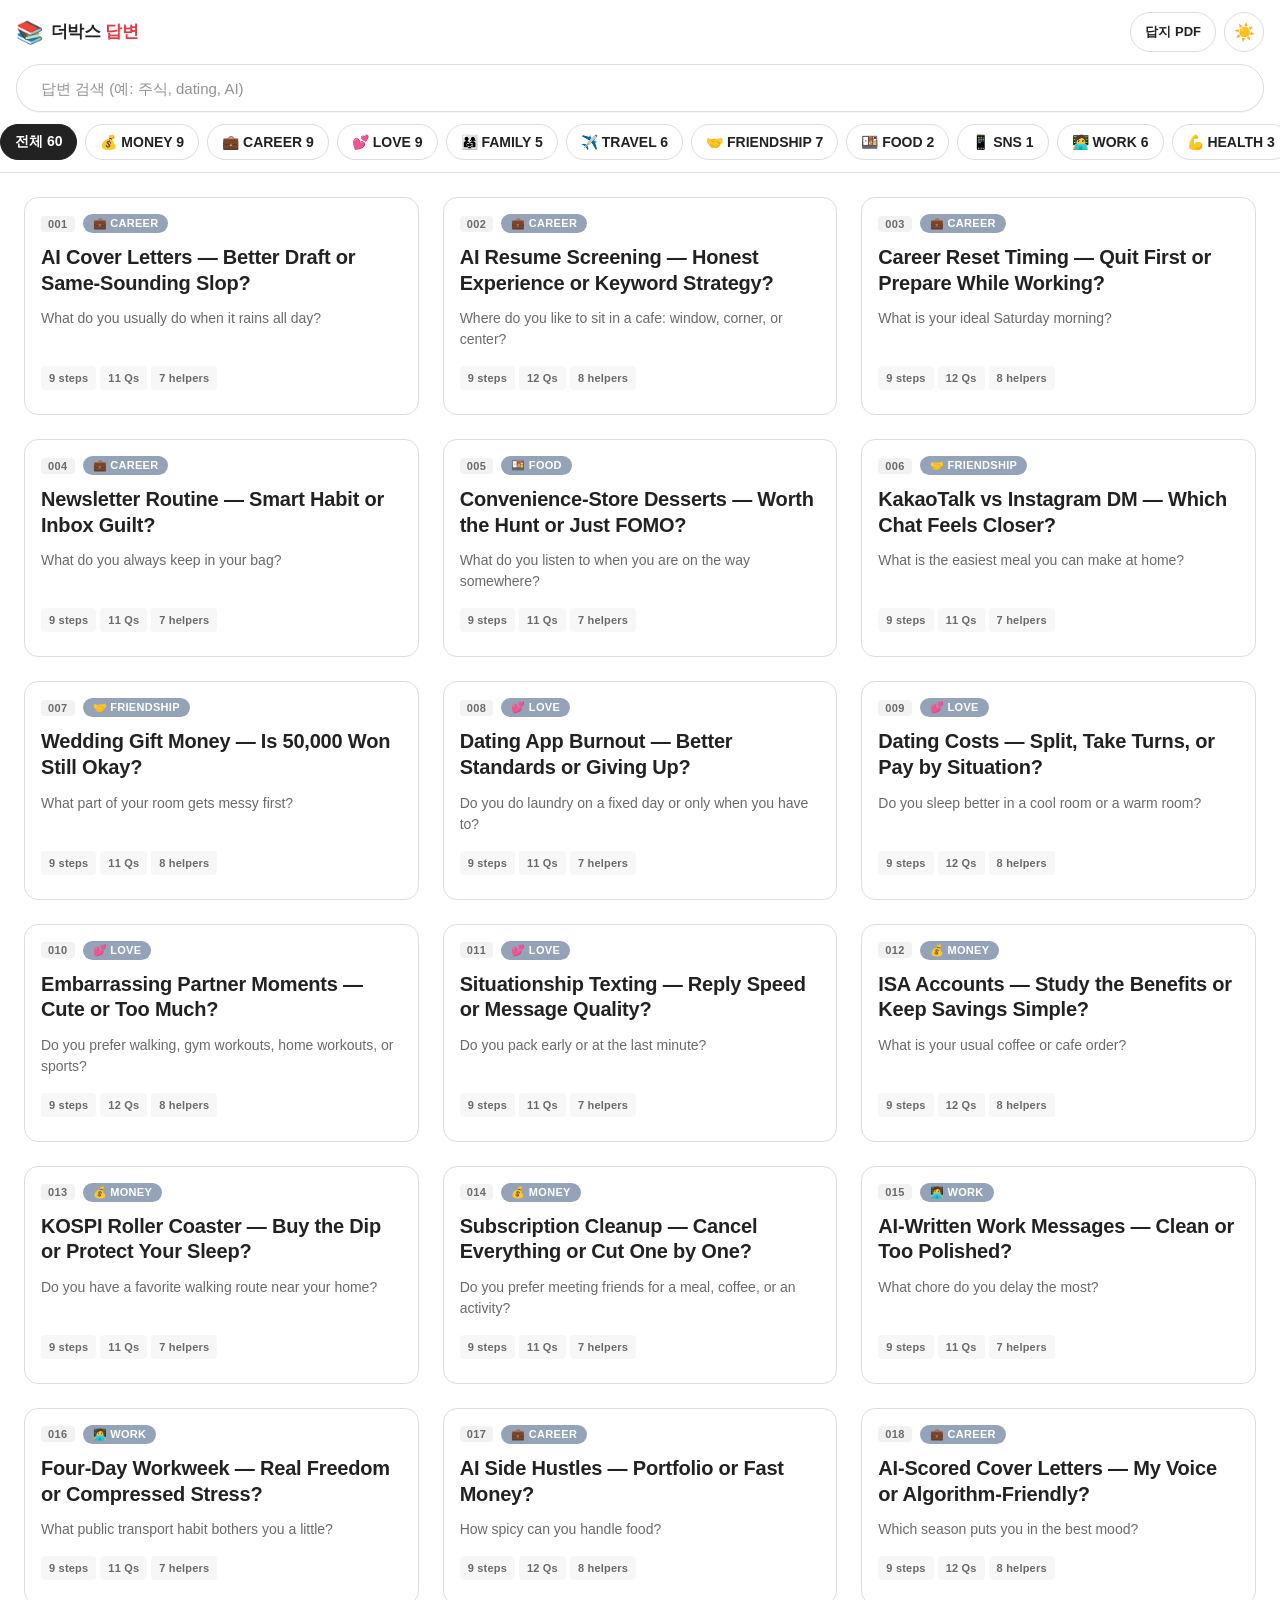
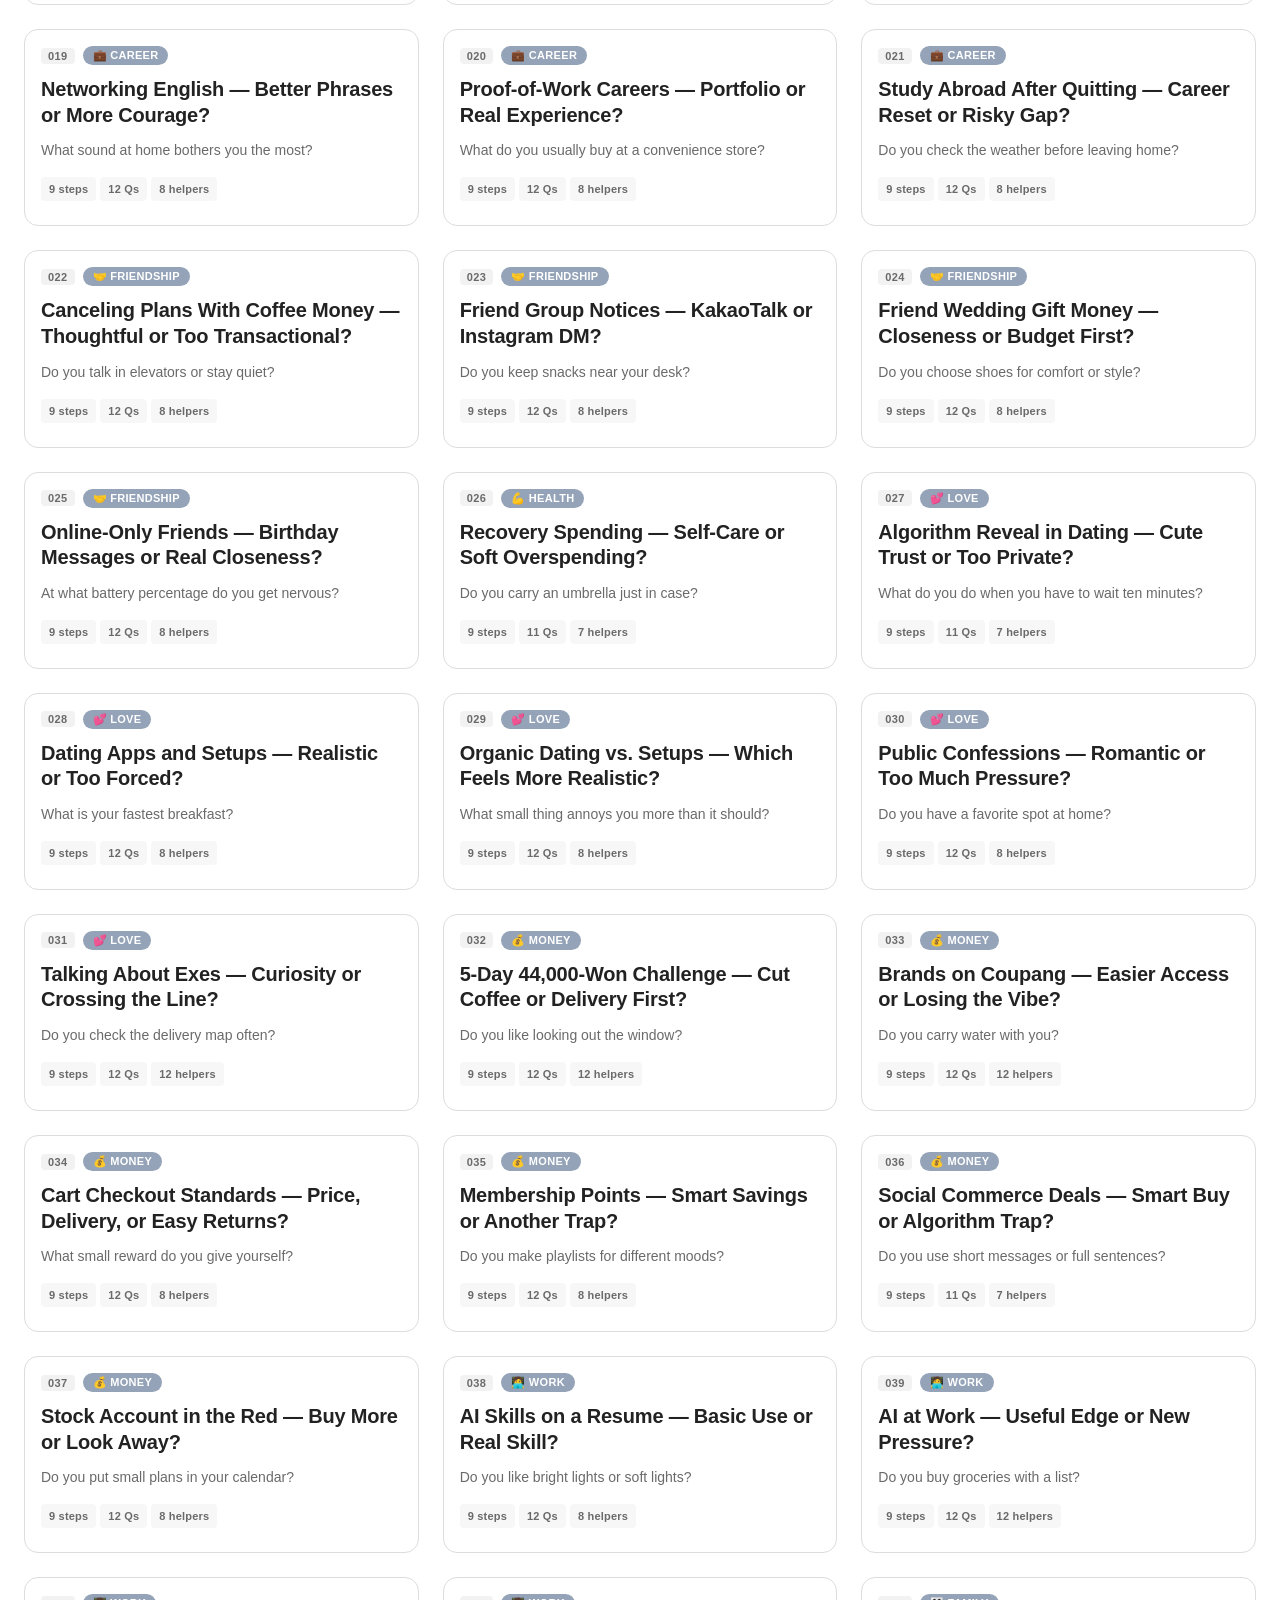
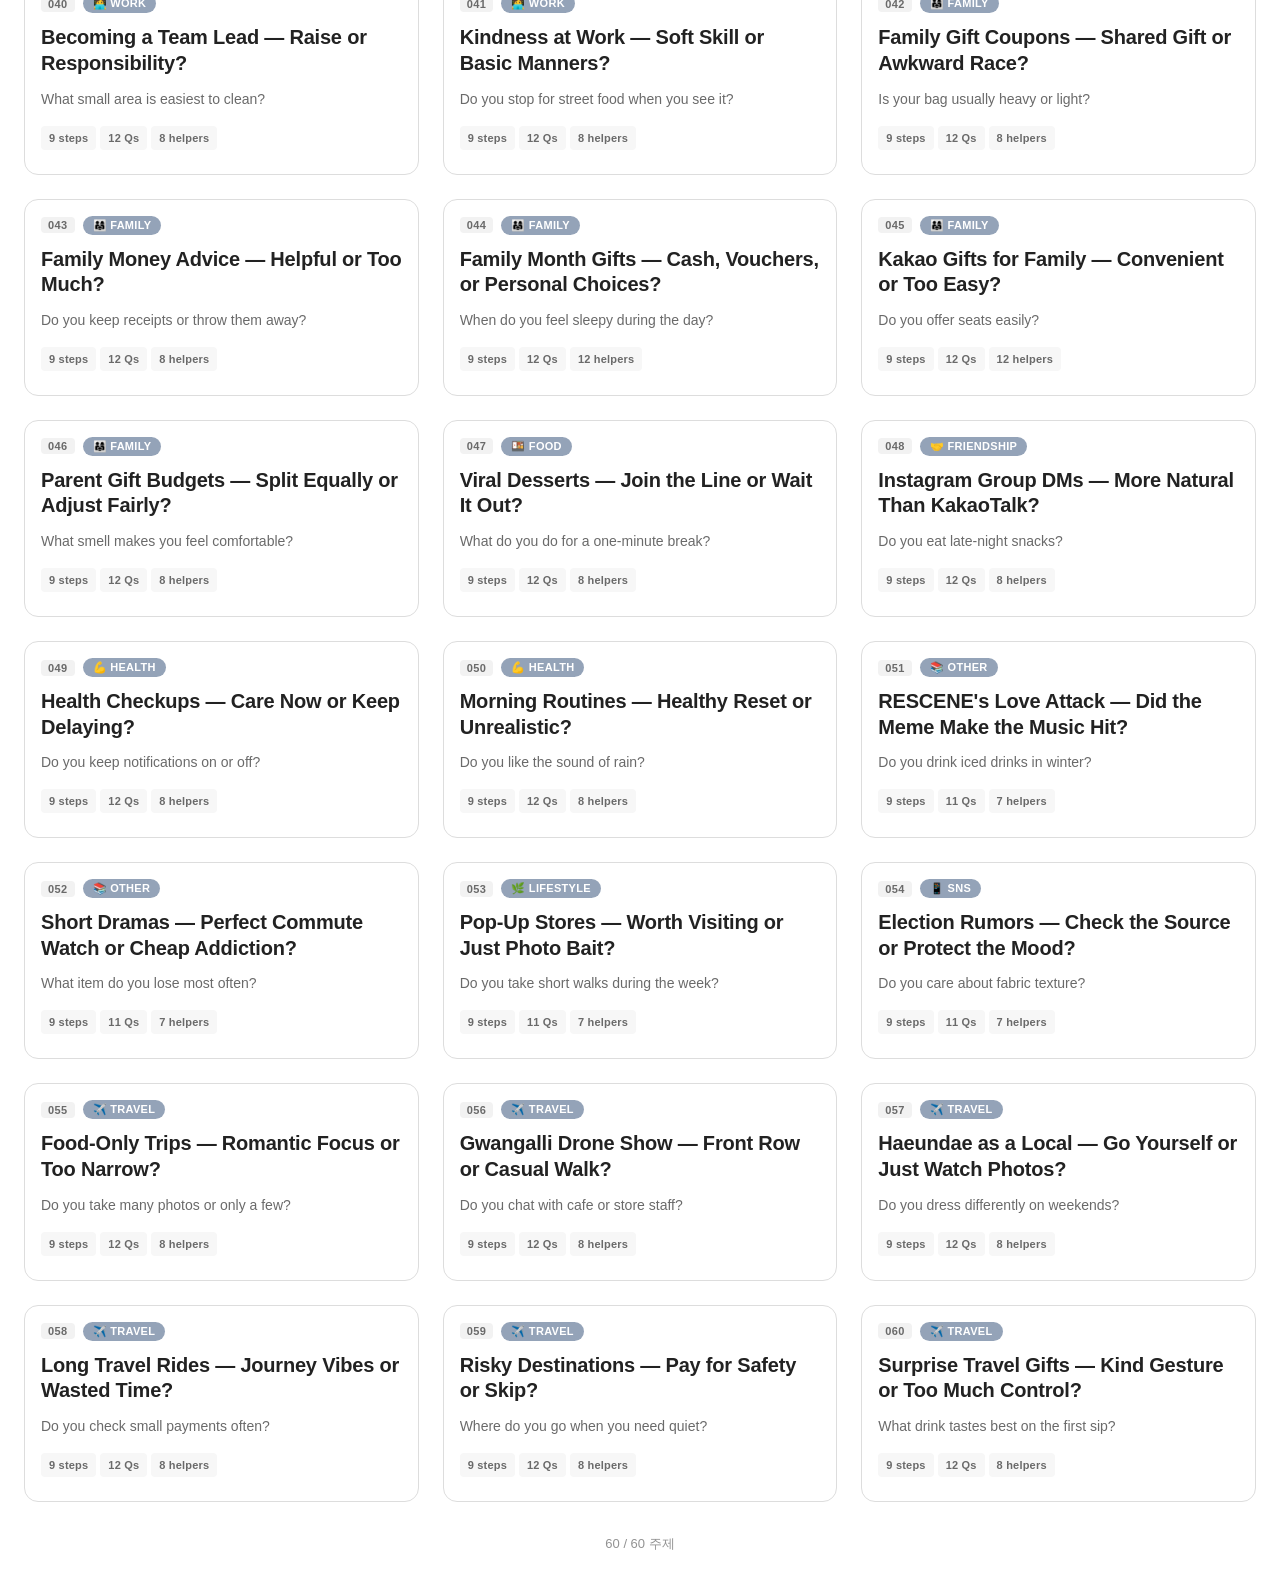
<file: index.html>
<!doctype html>
<html lang="ko">
<head>
  <meta charset="utf-8" />
  <meta name="viewport" content="width=device-width, initial-scale=1, viewport-fit=cover" />
  <meta name="theme-color" content="#e63946" media="(prefers-color-scheme: light)" />
  <meta name="theme-color" content="#0f0f10" media="(prefers-color-scheme: dark)" />
  <title>더박스 답변</title>
  <link rel="manifest" href="manifest.json" />
  <link rel="icon" href="data:image/svg+xml,%3Csvg xmlns='http://www.w3.org/2000/svg' viewBox='0 0 100 100'%3E%3Crect width='100' height='100' rx='20' fill='%23e63946'/%3E%3Ctext x='50' y='68' font-size='56' text-anchor='middle' fill='white' font-family='system-ui'%3E📚%3C/text%3E%3C/svg%3E" />
  <link rel="apple-touch-icon" href="data:image/svg+xml,%3Csvg xmlns='http://www.w3.org/2000/svg' viewBox='0 0 100 100'%3E%3Crect width='100' height='100' rx='20' fill='%23e63946'/%3E%3Ctext x='50' y='68' font-size='56' text-anchor='middle' fill='white' font-family='system-ui'%3E📚%3C/text%3E%3C/svg%3E" />
  <link rel="stylesheet" href="assets/style.css?v=8" />
</head>
<body>
  <header class="app-header">
    <div class="header-row">
      <a class="logo" href="#" aria-label="홈으로">
        <span class="logo-mark">📚</span>
        <span class="logo-text">더박스 <em>답변</em></span>
      </a>
      <div class="header-actions">
        <a class="header-link" href="print.html" aria-label="답지 PDF 모음 열기">답지 PDF</a>
        <button id="theme-toggle" class="icon-btn" aria-label="다크모드 토글" title="다크모드 토글">
          <span class="theme-icon-light">☀️</span>
          <span class="theme-icon-dark">🌙</span>
        </button>
      </div>
    </div>
    <div class="search-row">
      <input
        type="search"
        id="search"
        placeholder="답변 검색 (예: 주식, dating, AI)"
        autocomplete="off"
        inputmode="search"
      />
      <button id="search-clear" class="icon-btn" aria-label="검색 지우기" hidden>✕</button>
    </div>
    <nav class="filter-row" id="category-filters" aria-label="카테고리 필터">
      <!-- JS가 카테고리 칩 동적 생성 -->
    </nav>
  </header>

  <main id="grid" class="card-grid" aria-live="polite">
    <!-- JS가 카드 동적 생성 -->
    <p class="loading">답변 불러오는 중…</p>
  </main>

  <p class="result-count" id="result-count"></p>

  <!-- 상세 패널 (모달) -->
  <aside id="detail" class="detail-panel" hidden aria-modal="true" role="dialog" aria-labelledby="detail-title">
    <header class="detail-header">
      <button id="detail-close" class="icon-btn lg" aria-label="닫기">✕</button>
      <div class="detail-title-wrap">
        <span id="detail-id-badge" class="id-badge"></span>
        <span id="detail-cat-badge" class="cat-badge"></span>
      </div>
      <button id="detail-menu-btn" class="icon-btn lg" aria-label="옵션" aria-expanded="false">⋯</button>
    </header>

    <div id="detail-options" class="detail-options" hidden>
      <div class="option-group">
        <label class="opt-label">한국어 해석</label>
        <button id="ko-toggle" class="toggle-pill" data-state="on">표시</button>
      </div>
      <div class="option-group">
        <label class="opt-label">톤</label>
        <div class="tone-chips">
          <button class="tone-chip" data-tone="pro" data-state="on">👍 Pro</button>
          <button class="tone-chip" data-tone="con" data-state="on">👎 Con</button>
          <button class="tone-chip" data-tone="neutral" data-state="on">😐 Neutral</button>
        </div>
      </div>
      <div class="option-group">
        <label class="opt-label">TTS</label>
        <button id="tts-rate" class="toggle-pill" data-rate="0.95">속도 보통</button>
      </div>
    </div>

    <h1 id="detail-title" class="detail-title"></h1>
    <div id="lesson-map" class="lesson-map" aria-label="수업 진행 섹션"></div>

    <div id="detail-body" class="detail-body">
      <!-- JS가 9개 섹션 렌더링 -->
    </div>

    <footer class="detail-footer">
      <button id="prev-topic" class="nav-btn">← 이전</button>
      <button id="next-topic" class="nav-btn">다음 →</button>
    </footer>
  </aside>

  <div id="backdrop" class="backdrop" hidden></div>

  <script src="assets/app.js?v=8" defer></script>
</body>
</html>
</file>
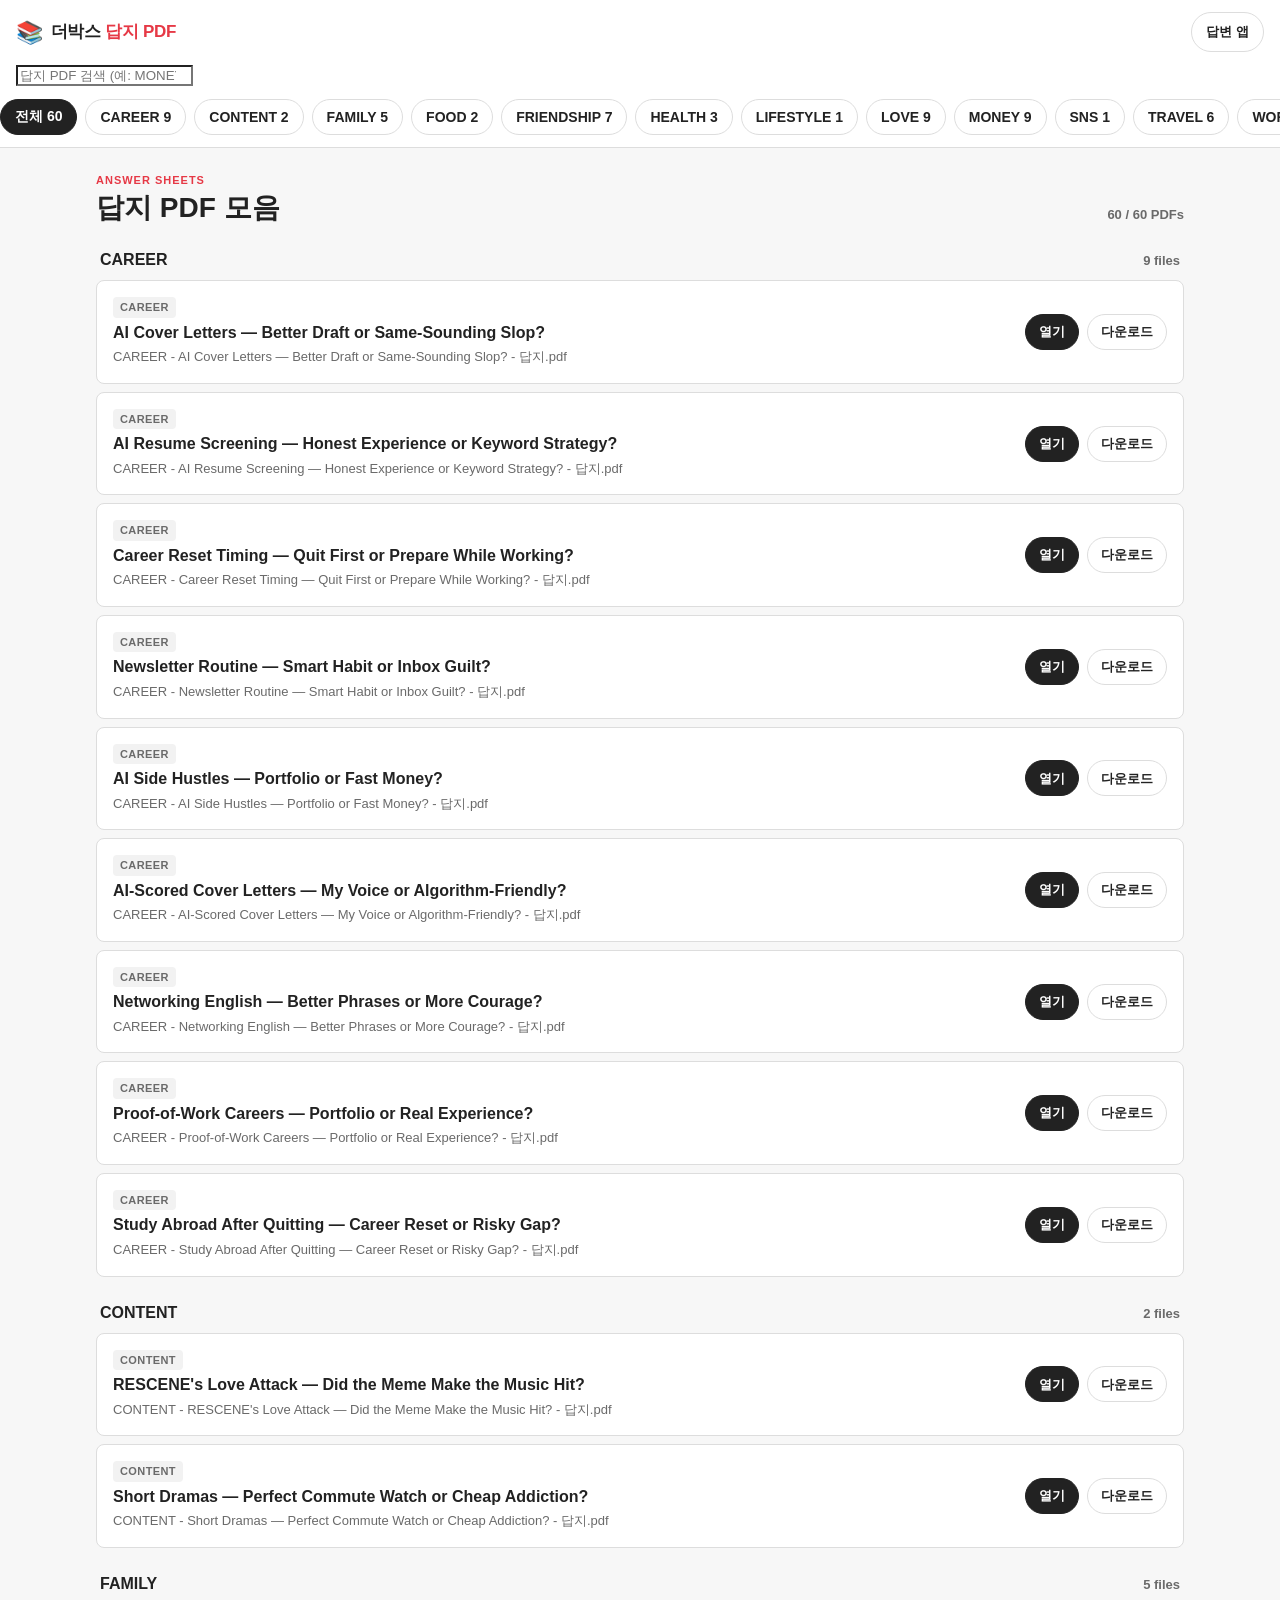
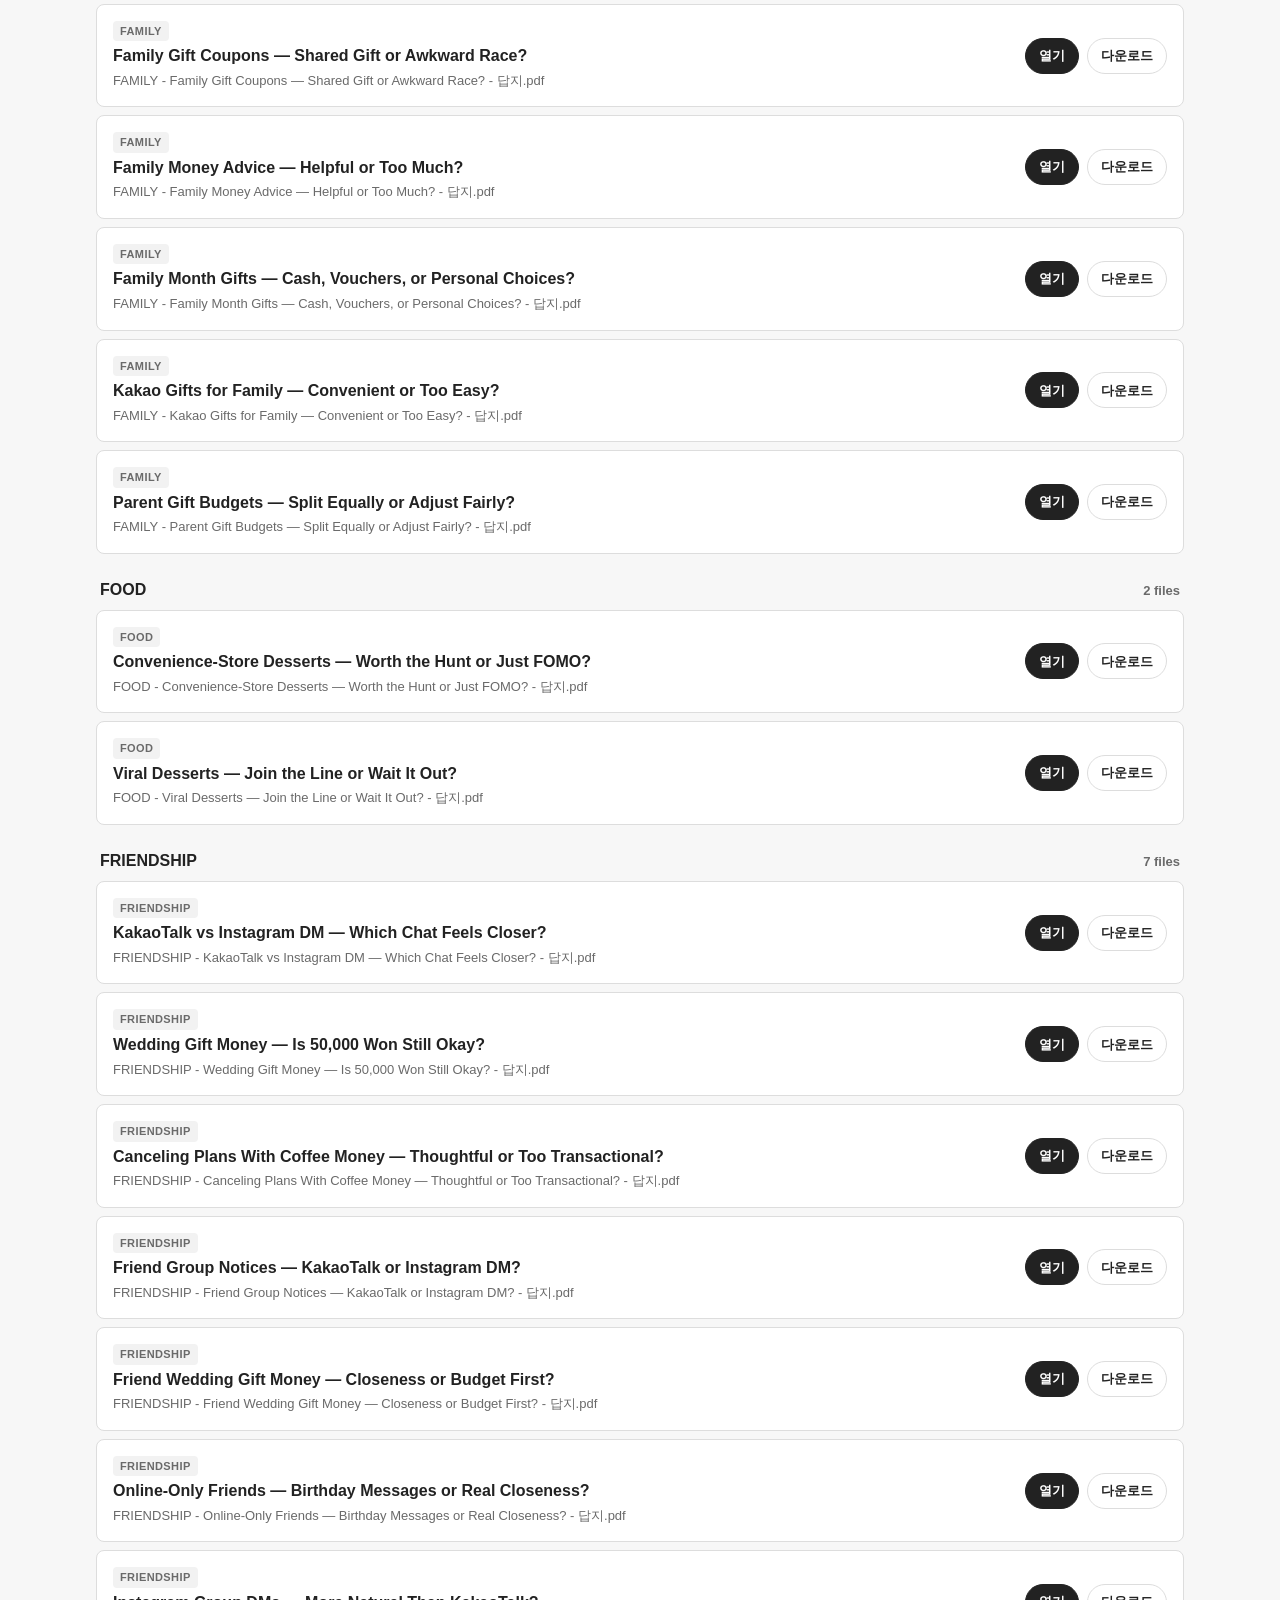
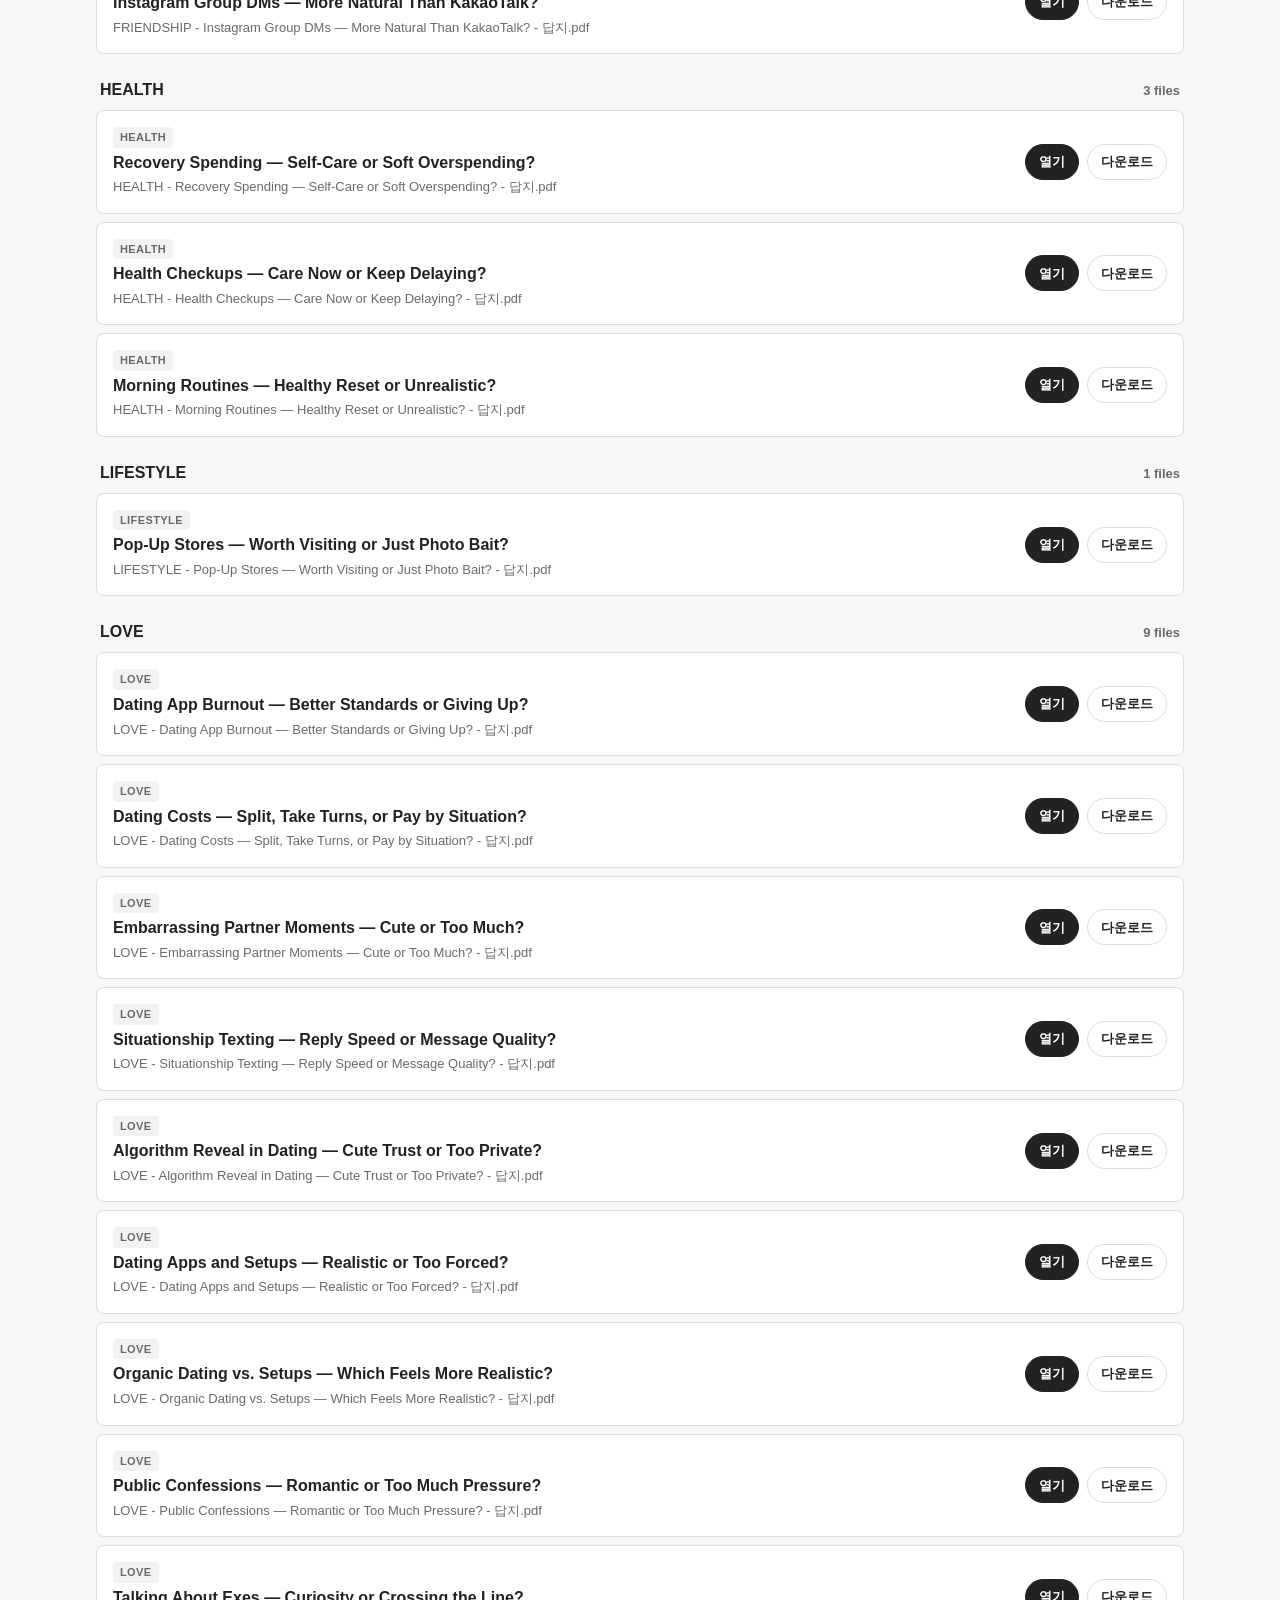
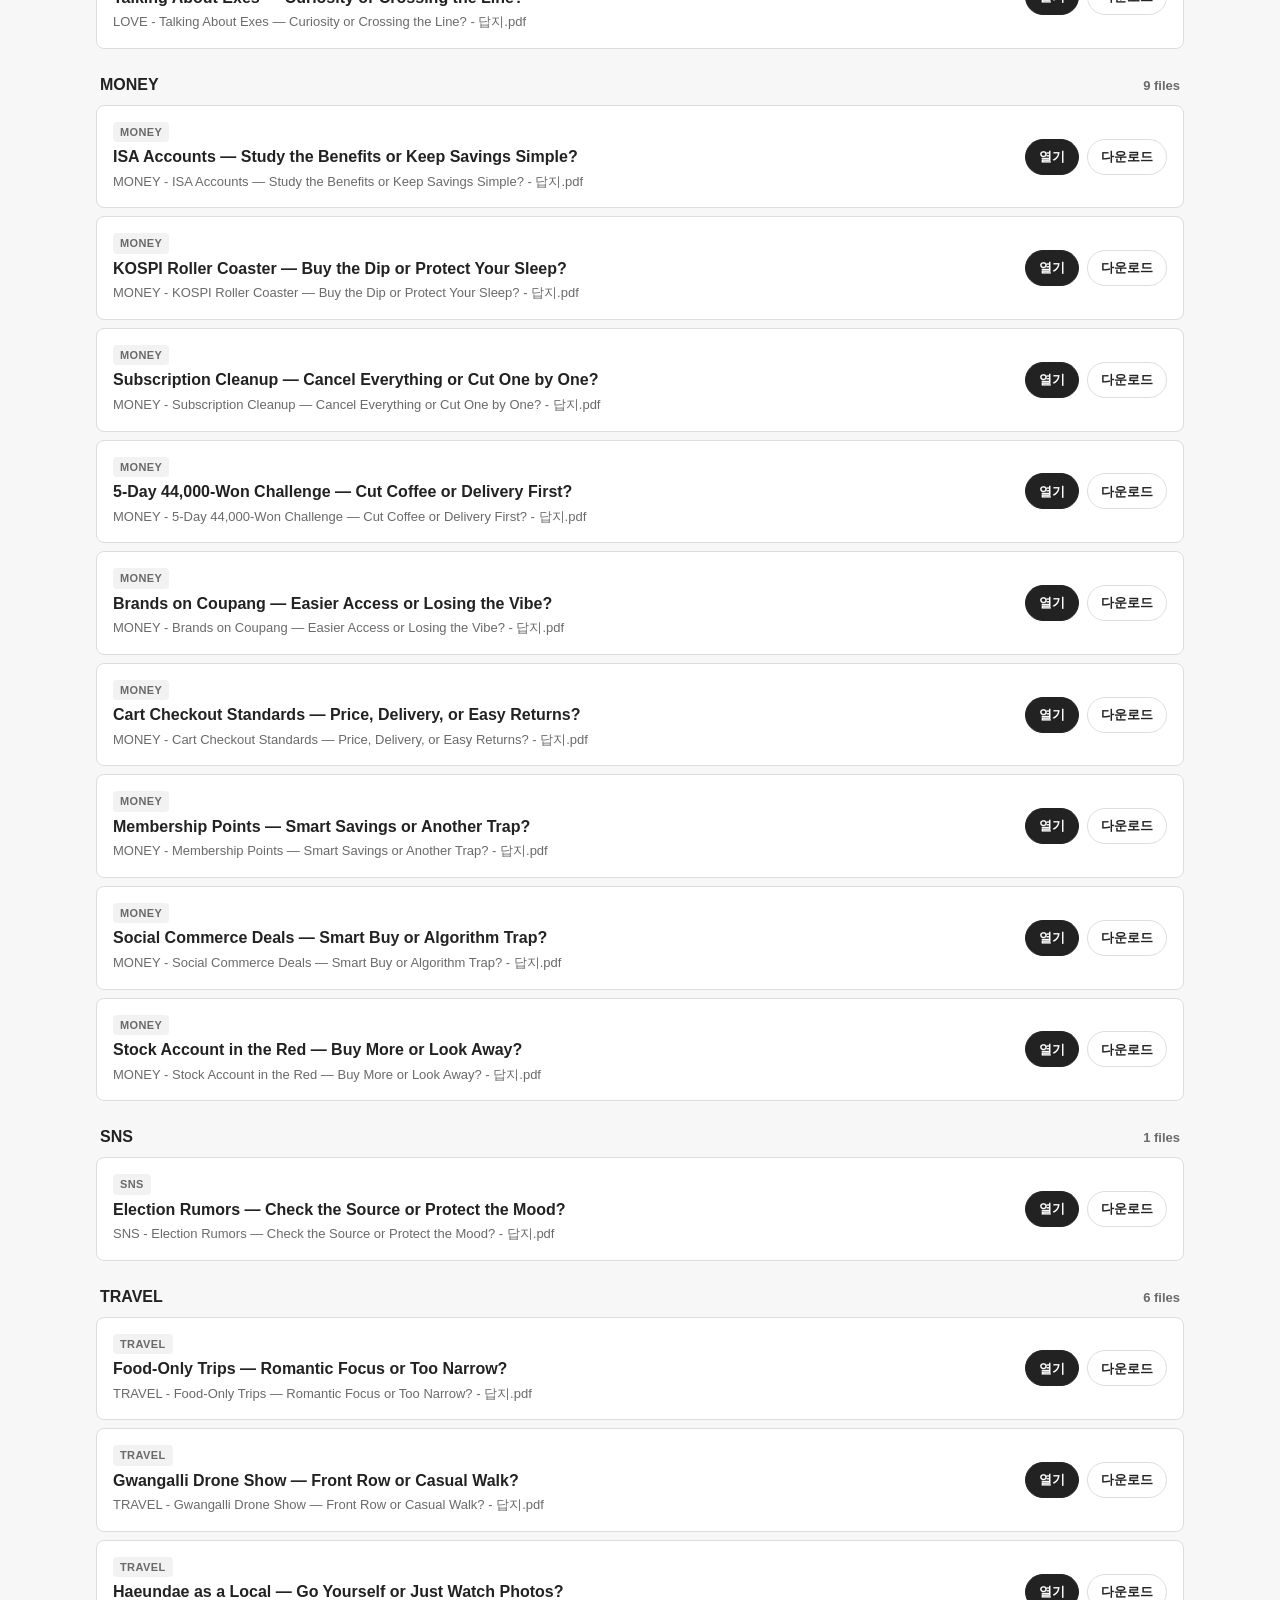
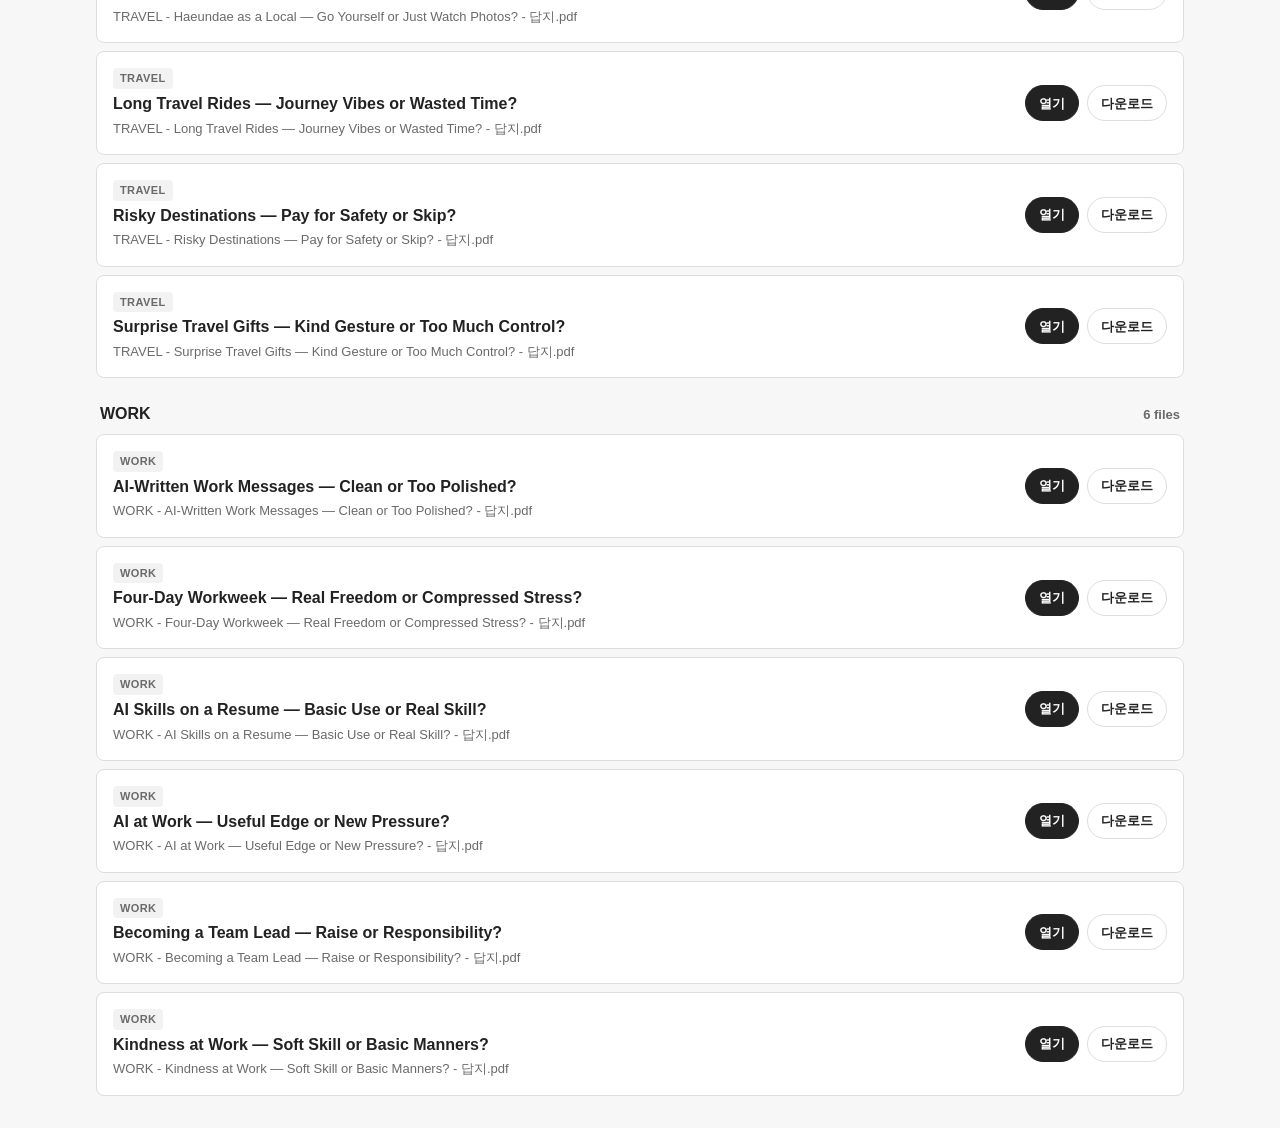
<file: print.html>
<!doctype html>
<html lang="ko">
<head>
  <meta charset="utf-8" />
  <meta name="viewport" content="width=device-width, initial-scale=1, viewport-fit=cover" />
  <meta name="theme-color" content="#e63946" />
  <title>답지 PDF 모음 | 더박스 답변</title>
  <link rel="stylesheet" href="assets/style.css?v=8" />
</head>
<body class="print-page">
  <header class="app-header">
    <div class="header-row">
      <a class="logo" href="index.html" aria-label="답변 앱으로 돌아가기">
        <span class="logo-mark">📚</span>
        <span class="logo-text">더박스 <em>답지 PDF</em></span>
      </a>
      <a class="header-link" href="index.html">답변 앱</a>
    </div>
    <div class="search-row">
      <input
        type="search"
        id="pdf-search"
        placeholder="답지 PDF 검색 (예: MONEY, dating, AI)"
        autocomplete="off"
        inputmode="search"
      />
      <button id="pdf-search-clear" class="icon-btn" aria-label="검색 지우기" hidden>✕</button>
    </div>
    <nav class="filter-row" id="pdf-category-filters" aria-label="PDF 카테고리 필터"></nav>
  </header>

  <main class="print-shell">
    <div class="print-toolbar">
      <div>
        <p class="print-kicker">Answer sheets</p>
        <h1>답지 PDF 모음</h1>
      </div>
      <p id="pdf-count" class="pdf-count"></p>
    </div>
    <section id="pdf-list" class="pdf-list" aria-live="polite">
      <p class="loading">답지 PDF 목록 불러오는 중…</p>
    </section>
  </main>

  <script src="assets/print.js?v=8" defer></script>
</body>
</html>
</file>
<file: assets/style.css>
/* ============================================================
   더박스 스터디 — Airbnb-inspired design tokens
   따뜻한 회색 + 더박스 빨간색 + 라운드 + 모바일 우선
   ============================================================ */

:root {
  /* ── Color (Airbnb-style warm neutrals) ── */
  --canvas: #ffffff;
  --surface-soft: #f7f7f7;
  --surface-strong: #f2f2f2;
  --surface-card: #ffffff;
  --ink: #222222;
  --body: #3f3f3f;
  --muted: #6a6a6a;
  --muted-soft: #929292;
  --hairline: #dddddd;
  --hairline-soft: #ebebeb;
  --border-strong: #c1c1c1;

  /* 더박스 brand red */
  --accent: #e63946;
  --accent-hover: #c92733;
  --accent-soft: #ffe5e7;
  --accent-bg: #fff4f5;

  /* ── Typography ── */
  --font-sans: "Pretendard Variable", "Pretendard", "Apple SD Gothic Neo",
               "Noto Sans KR", -apple-system, BlinkMacSystemFont,
               "Helvetica Neue", "Segoe UI", sans-serif;

  --fs-display-xl: 28px;
  --fs-display-lg: 22px;
  --fs-display-md: 21px;
  --fs-display-sm: 20px;
  --fs-title-md: 16px;
  --fs-body-md: 15px;
  --fs-body-sm: 14px;
  --fs-caption: 13px;
  --fs-micro: 12px;
  --fs-badge: 11px;
  --fs-tag: 10px;

  /* ── Spacing scale ── */
  --sp-xxs: 2px;
  --sp-xs: 4px;
  --sp-sm: 8px;
  --sp-md: 12px;
  --sp-base: 16px;
  --sp-lg: 24px;
  --sp-xl: 32px;
  --sp-xxl: 48px;

  /* ── Radius ── */
  --r-xs: 4px;
  --r-sm: 8px;
  --r-md: 14px;
  --r-lg: 20px;
  --r-xl: 28px;
  --r-full: 9999px;

  /* ── Elevation ── */
  --shadow-card-hover: rgba(0,0,0,0.02) 0 0 0 1px,
                       rgba(0,0,0,0.04) 0 2px 6px 0,
                       rgba(0,0,0,0.10) 0 4px 8px 0;
  --shadow-sheet:      rgba(0,0,0,0.18) 0 8px 24px 0,
                       rgba(0,0,0,0.10) 0 2px 6px 0;
  --shadow-sticky:     rgba(0,0,0,0.04) 0 1px 0 0;

  /* 카테고리 색 (12개) */
  --cat-MONEY: #00a699;
  --cat-CAREER: #2563eb;
  --cat-LOVE: #e63946;
  --cat-FAMILY: #f59e0b;
  --cat-TRAVEL: #14b8a6;
  --cat-AI: #8b5cf6;
  --cat-FRIENDSHIP: #eab308;
  --cat-FOOD: #ef4444;
  --cat-SNS: #06b6d4;
  --cat-WORK: #64748b;
  --cat-HEALTH: #84cc16;
  --cat-LIFESTYLE: #a8a29e;
  --cat-OTHER: #94a3b8;
}

[data-theme="dark"] {
  --canvas: #0a0a0c;
  --surface-soft: #15151a;
  --surface-strong: #1c1c22;
  --surface-card: #16161b;
  --ink: #f5f5f7;
  --body: #d0d0d6;
  --muted: #909098;
  --muted-soft: #6a6a72;
  --hairline: #2a2a32;
  --hairline-soft: #1c1c22;
  --border-strong: #3a3a42;
  --accent: #ff5e6c;
  --accent-hover: #ff7782;
  --accent-soft: #3a1d20;
  --accent-bg: #1f1416;
  --shadow-card-hover: rgba(0,0,0,0.5) 0 4px 16px 0,
                       rgba(0,0,0,0.3) 0 2px 4px 0;
  --shadow-sheet:      rgba(0,0,0,0.6) 0 8px 24px 0;
}

* { box-sizing: border-box; -webkit-tap-highlight-color: transparent; }
[hidden] { display: none !important; }
html { -webkit-text-size-adjust: 100%; text-size-adjust: 100%; }
body {
  margin: 0;
  font-family: var(--font-sans);
  font-size: var(--fs-body-md);
  line-height: 1.5;
  color: var(--ink);
  background: var(--canvas);
  -webkit-font-smoothing: antialiased;
  -moz-osx-font-smoothing: grayscale;
  font-feature-settings: "ss01", "cv01";
  overscroll-behavior-y: contain;
}
button { font-family: inherit; border: 0; background: none; color: inherit; cursor: pointer; padding: 0; }
input[type="search"] { font-family: inherit; -webkit-appearance: none; appearance: none; }
a { color: var(--ink); }

/* ============================================================
   Header (sticky, slim)
   ============================================================ */
.app-header {
  position: sticky; top: 0; z-index: 50;
  background: var(--canvas);
  border-bottom: 1px solid var(--hairline);
  padding: var(--sp-md) var(--sp-base) var(--sp-sm);
  padding-top: max(var(--sp-md), env(safe-area-inset-top));
}

.header-row {
  display: flex; align-items: center; justify-content: space-between;
  margin-bottom: var(--sp-md);
}
.header-actions {
  display: inline-flex;
  align-items: center;
  gap: var(--sp-sm);
}
.header-link {
  display: inline-flex;
  align-items: center;
  justify-content: center;
  min-height: 40px;
  padding: 0 14px;
  border: 1px solid var(--hairline);
  border-radius: var(--r-full);
  background: var(--canvas);
  color: var(--ink);
  font-size: var(--fs-caption);
  font-weight: 800;
  text-decoration: none;
  white-space: nowrap;
}
.header-link:hover {
  background: var(--surface-soft);
  border-color: var(--border-strong);
}

.logo {
  display: inline-flex; align-items: center; gap: var(--sp-sm);
  text-decoration: none; color: var(--ink);
  font-weight: 800; font-size: 17px; letter-spacing: -0.3px;
}
.logo-mark { font-size: 22px; }
.logo-text em {
  font-style: normal;
  color: var(--accent);
}

.icon-btn {
  width: 40px; height: 40px;
  border-radius: var(--r-full);
  display: inline-flex; align-items: center; justify-content: center;
  font-size: 17px;
  background: var(--canvas);
  border: 1px solid var(--hairline);
  color: var(--ink);
  transition: background 0.15s, transform 0.08s, border-color 0.15s;
}
.icon-btn:hover { background: var(--surface-soft); }
.icon-btn:active { transform: scale(0.94); }
.icon-btn.lg { width: 44px; height: 44px; font-size: 18px; }

.theme-icon-light { display: inline; }
.theme-icon-dark { display: none; }
[data-theme="dark"] .theme-icon-light { display: none; }
[data-theme="dark"] .theme-icon-dark { display: inline; }

/* Search bar (Airbnb pill) */
.search-row { position: relative; margin-bottom: var(--sp-md); }
#search {
  width: 100%;
  height: 48px;
  padding: 0 var(--sp-xl) 0 var(--sp-lg);
  border: 1px solid var(--hairline);
  border-radius: var(--r-full);
  font-size: var(--fs-body-md);
  background: var(--canvas);
  color: var(--ink);
  box-shadow: var(--shadow-sticky);
  transition: border-color 0.15s, box-shadow 0.15s;
}
#search::placeholder { color: var(--muted-soft); }
#search:focus {
  outline: none;
  border-color: var(--border-strong);
  box-shadow: rgba(0,0,0,0.08) 0 2px 8px 0;
}
#search-clear {
  position: absolute; right: 8px; top: 50%;
  transform: translateY(-50%);
  width: 32px; height: 32px;
  border-radius: var(--r-full);
  font-size: 14px;
  background: var(--surface-strong);
  border: 0;
  color: var(--muted);
}

/* Category filter chips */
.filter-row {
  display: flex; gap: var(--sp-sm);
  overflow-x: auto;
  scroll-snap-type: x proximity;
  padding-bottom: var(--sp-xs);
  margin: 0 calc(-1 * var(--sp-base));
  padding-left: var(--sp-base);
  padding-right: var(--sp-base);
  scrollbar-width: none;
}
.filter-row::-webkit-scrollbar { display: none; }

.cat-chip {
  flex: 0 0 auto;
  padding: 8px 14px;
  border-radius: var(--r-full);
  font-size: var(--fs-body-sm);
  font-weight: 600;
  background: var(--canvas);
  border: 1px solid var(--hairline);
  color: var(--ink);
  white-space: nowrap;
  transition: all 0.15s;
  scroll-snap-align: start;
}
.cat-chip:hover { border-color: var(--border-strong); }
.cat-chip[data-active="true"] {
  background: var(--ink);
  color: var(--canvas);
  border-color: var(--ink);
}

/* ============================================================
   Card grid
   ============================================================ */
.card-grid {
  display: grid;
  grid-template-columns: 1fr;
  gap: var(--sp-base);
  padding: var(--sp-base);
  padding-bottom: max(var(--sp-base), env(safe-area-inset-bottom));
  max-width: 1440px;
  margin: 0 auto;
}

@media (min-width: 744px) {
  .card-grid { grid-template-columns: repeat(2, 1fr); gap: var(--sp-lg); padding: var(--sp-lg); }
}
@media (min-width: 1128px) {
  .card-grid { grid-template-columns: repeat(3, 1fr); }
}
@media (min-width: 1440px) {
  .card-grid { grid-template-columns: repeat(4, 1fr); }
}

.loading, .empty-state {
  grid-column: 1 / -1;
  text-align: center;
  color: var(--muted);
  padding: var(--sp-xxl) var(--sp-lg);
}
.empty-state-icon { font-size: 40px; margin-bottom: var(--sp-md); }

.topic-card {
  display: flex; flex-direction: column; gap: var(--sp-md);
  background: var(--surface-card);
  border: 1px solid var(--hairline);
  border-radius: var(--r-md);
  padding: var(--sp-base) var(--sp-base) var(--sp-lg);
  text-align: left;
  transition: border-color 0.15s, box-shadow 0.2s, transform 0.08s;
}
.topic-card:hover {
  border-color: var(--hairline);
  box-shadow: var(--shadow-card-hover);
}
.topic-card:active { transform: scale(0.985); }

.card-top {
  display: flex; align-items: center; gap: var(--sp-sm);
  flex-wrap: wrap;
}

.id-badge {
  display: inline-block;
  padding: 2px 7px;
  border-radius: var(--r-xs);
  background: var(--surface-strong);
  color: var(--muted);
  font-size: var(--fs-badge);
  font-weight: 700;
  font-variant-numeric: tabular-nums;
  letter-spacing: 0.4px;
}

.cat-badge {
  display: inline-flex; align-items: center; gap: 4px;
  padding: 3px 10px;
  border-radius: var(--r-full);
  font-size: var(--fs-badge);
  font-weight: 700;
  color: #ffffff;
  background: var(--cat-color, var(--cat-OTHER));
  letter-spacing: 0.3px;
  white-space: nowrap;
}

.card-title {
  margin: 0;
  font-size: var(--fs-display-sm);
  font-weight: 600;
  line-height: 1.28;
  letter-spacing: -0.2px;
  color: var(--ink);
}

.card-preview {
  margin: 0;
  font-size: var(--fs-body-sm);
  line-height: 1.5;
  color: var(--muted);
  display: -webkit-box;
  -webkit-line-clamp: 2;
  -webkit-box-orient: vertical;
  overflow: hidden;
}

.card-metrics {
  margin-top: auto;
  display: flex;
  flex-wrap: wrap;
  gap: var(--sp-xs);
  padding-top: var(--sp-xs);
}
.card-metrics span {
  display: inline-flex;
  align-items: center;
  min-height: 24px;
  padding: 3px 8px;
  border-radius: var(--r-xs);
  background: var(--surface-soft);
  color: var(--muted);
  font-size: var(--fs-badge);
  font-weight: 800;
  letter-spacing: 0.2px;
}

.result-count {
  text-align: center;
  color: var(--muted-soft);
  font-size: var(--fs-caption);
  padding: var(--sp-sm) 0 var(--sp-xl);
  margin: 0;
}

/* ============================================================
   Detail panel (slide-up sheet)
   ============================================================ */
.backdrop {
  position: fixed; inset: 0;
  background: rgba(0,0,0,0.4);
  z-index: 90;
  animation: fadeIn 0.2s ease-out;
}
@keyframes fadeIn { from {opacity:0} to {opacity:1} }

.detail-panel {
  position: fixed; inset: 0;
  z-index: 100;
  background: var(--canvas);
  overflow-y: auto;
  -webkit-overflow-scrolling: touch;
  animation: sheetUp 0.32s cubic-bezier(0.16, 1, 0.3, 1);
  padding-bottom: max(var(--sp-lg), env(safe-area-inset-bottom));
}
@media (min-width: 900px) {
  .detail-panel {
    inset: 32px;
    max-width: 1120px;
    margin: 0 auto;
    border-radius: var(--r-lg);
    box-shadow: var(--shadow-sheet);
    border: 1px solid var(--hairline);
  }
}
@keyframes sheetUp {
  from { transform: translateY(40px); opacity: 0 }
  to   { transform: translateY(0); opacity: 1 }
}

.detail-header {
  position: sticky; top: 0; z-index: 10;
  display: flex; align-items: center; gap: var(--sp-sm);
  padding: var(--sp-md) var(--sp-base);
  padding-top: max(var(--sp-md), env(safe-area-inset-top));
  background: var(--canvas);
  border-bottom: 1px solid var(--hairline);
}
.detail-title-wrap {
  flex: 1;
  display: flex; align-items: center; gap: var(--sp-xs);
  overflow: hidden;
}

.detail-options {
  position: sticky; top: 60px; z-index: 9;
  background: var(--surface-soft);
  border-bottom: 1px solid var(--hairline);
  padding: var(--sp-md) var(--sp-base);
  display: flex; flex-wrap: wrap;
  gap: var(--sp-md) var(--sp-lg);
}
.option-group { display: flex; align-items: center; gap: var(--sp-sm); }
.opt-label {
  font-size: var(--fs-micro);
  color: var(--muted);
  font-weight: 600;
  text-transform: uppercase;
  letter-spacing: 0.6px;
}

.toggle-pill, .tone-chip {
  padding: 6px 14px;
  border-radius: var(--r-full);
  font-size: var(--fs-caption);
  font-weight: 600;
  background: var(--canvas);
  border: 1px solid var(--hairline);
  color: var(--ink);
  transition: all 0.15s;
}
.toggle-pill[data-state="off"], .tone-chip[data-state="off"] {
  opacity: 0.45;
  text-decoration: line-through;
  text-decoration-color: var(--muted-soft);
}
.toggle-pill[data-state="on"] {
  background: var(--ink); color: var(--canvas); border-color: var(--ink);
}

.tone-chips { display: flex; gap: var(--sp-xs); }
.tone-chip[data-tone="pro"][data-state="on"]     { background: #e7f7ee; color: #047857; border-color: #b8ebcb; }
.tone-chip[data-tone="con"][data-state="on"]     { background: #ffedee; color: #b91c1c; border-color: #fecaca; }
.tone-chip[data-tone="neutral"][data-state="on"] { background: #ecefff; color: #4338ca; border-color: #c7d2fe; }

[data-theme="dark"] .tone-chip[data-tone="pro"][data-state="on"]     { background: #08321c; color: #7be0a5; border-color: #0f5536; }
[data-theme="dark"] .tone-chip[data-tone="con"][data-state="on"]     { background: #401214; color: #ffa0a8; border-color: #5d1d22; }
[data-theme="dark"] .tone-chip[data-tone="neutral"][data-state="on"] { background: #1a1d4a; color: #b0bbff; border-color: #2c317a; }

.detail-title {
  margin: var(--sp-lg) var(--sp-lg) var(--sp-base);
  font-size: var(--fs-display-xl);
  font-weight: 700;
  line-height: 1.18;
  letter-spacing: -0.5px;
  color: var(--ink);
}

.lesson-map {
  padding: 0 var(--sp-lg) var(--sp-md);
  border-bottom: 1px solid var(--hairline-soft);
}
.lesson-summary {
  display: grid;
  grid-template-columns: repeat(3, minmax(0, 1fr));
  gap: var(--sp-sm);
  margin-bottom: var(--sp-md);
}
.lesson-summary-card {
  min-width: 0;
  padding: var(--sp-md);
  border: 1px solid var(--hairline);
  border-radius: var(--r-sm);
  background: var(--surface-soft);
  display: grid;
  gap: 2px;
}
.summary-kicker {
  font-size: var(--fs-tag);
  font-weight: 800;
  color: var(--accent);
  letter-spacing: 1px;
}
.lesson-summary-card strong {
  font-size: var(--fs-title-md);
  color: var(--ink);
}
.lesson-summary-card span:last-child {
  font-size: var(--fs-caption);
  color: var(--muted);
}
.lesson-progress-card {
  margin-bottom: var(--sp-md);
  padding: var(--sp-md);
  border: 1px solid var(--hairline);
  border-radius: var(--r-sm);
  background: var(--surface-card);
}
.lesson-progress-top {
  display: flex;
  align-items: center;
  justify-content: space-between;
  gap: var(--sp-md);
  margin-bottom: var(--sp-sm);
}
.lesson-progress-title {
  font-size: var(--fs-caption);
  font-weight: 800;
  color: var(--ink);
}
.lesson-progress-label {
  font-size: var(--fs-micro);
  font-weight: 800;
  color: var(--muted);
  font-variant-numeric: tabular-nums;
}
.lesson-progress-track {
  height: 8px;
  overflow: hidden;
  border-radius: var(--r-full);
  background: var(--surface-strong);
}
.lesson-progress-fill {
  display: block;
  width: 0;
  height: 100%;
  border-radius: inherit;
  background: var(--accent);
  transition: width 0.2s ease-out;
}
.lesson-controls {
  display: grid;
  grid-template-columns: auto minmax(0, 1fr) auto;
  align-items: center;
  gap: var(--sp-sm);
  margin-top: var(--sp-md);
}
.lesson-control-btn {
  min-height: 34px;
  padding: 7px 12px;
  border-radius: var(--r-full);
  border: 1px solid var(--hairline);
  background: var(--canvas);
  color: var(--ink);
  font-size: var(--fs-caption);
  font-weight: 800;
  transition: background 0.15s, transform 0.08s, border-color 0.15s;
}
.lesson-control-btn.primary {
  background: var(--ink);
  border-color: var(--ink);
  color: var(--canvas);
}
.lesson-control-btn:hover { border-color: var(--border-strong); }
.lesson-control-btn:active { transform: scale(0.97); }
.lesson-control-btn:disabled {
  opacity: 0.35;
  cursor: not-allowed;
}
.lesson-current {
  min-width: 0;
  overflow: hidden;
  text-align: center;
  color: var(--muted);
  font-size: var(--fs-micro);
  font-weight: 900;
  letter-spacing: 0.6px;
  text-overflow: ellipsis;
  text-transform: uppercase;
  white-space: nowrap;
}
.lesson-rail {
  display: flex;
  gap: var(--sp-sm);
  overflow-x: auto;
  padding-bottom: var(--sp-xs);
  scrollbar-width: none;
}
.lesson-rail::-webkit-scrollbar { display: none; }
.lesson-step {
  flex: 0 0 auto;
  display: inline-flex;
  align-items: center;
  gap: var(--sp-xs);
  padding: 8px 12px;
  border: 1px solid var(--hairline);
  border-radius: var(--r-full);
  background: var(--canvas);
  color: var(--ink);
  transition: background 0.15s, border-color 0.15s, transform 0.08s;
  white-space: nowrap;
}
.lesson-step:hover { border-color: var(--border-strong); }
.lesson-step:active { transform: scale(0.97); }
.lesson-step[data-active="true"] {
  background: var(--ink);
  color: var(--canvas);
  border-color: var(--ink);
}
.lesson-step-num {
  font-size: var(--fs-badge);
  font-weight: 800;
  opacity: 0.75;
}
.lesson-step-label {
  font-size: var(--fs-caption);
  font-weight: 700;
}

.detail-body {
  padding: var(--sp-sm) var(--sp-lg) var(--sp-xl);
}

/* 섹션 */
.section {
  margin-top: var(--sp-xl);
  padding-top: var(--sp-lg);
  border-top: 1px solid var(--hairline-soft);
  scroll-margin-top: 142px;
}
.section:first-child {
  border-top: 0; margin-top: var(--sp-md); padding-top: 0;
}

.section-head {
  display: flex; align-items: baseline; gap: var(--sp-sm);
  margin-bottom: var(--sp-md);
}
.section-num {
  font-size: var(--fs-micro);
  font-weight: 700;
  color: var(--muted-soft);
  letter-spacing: 0.6px;
  font-variant-numeric: tabular-nums;
}
.section-title {
  font-size: var(--fs-display-sm);
  font-weight: 600;
  letter-spacing: -0.2px;
  color: var(--ink);
}

.section-subtitle {
  margin: calc(-1 * var(--sp-xs)) 0 var(--sp-md);
  padding: var(--sp-md) var(--sp-base);
  background: var(--accent-bg);
  border-left: 3px solid var(--accent);
  border-radius: 0 var(--r-sm) var(--r-sm) 0;
  font-size: var(--fs-caption);
  color: var(--body);
  line-height: 1.55;
}

.q-block {
  margin-bottom: var(--sp-lg);
  padding: var(--sp-base);
  border: 1px solid var(--hairline-soft);
  border-radius: var(--r-md);
  background: color-mix(in srgb, var(--surface-card) 90%, var(--surface-soft));
}
.q-block:not(:last-child) {
  border-bottom: 1px solid var(--hairline-soft);
}

.q-title {
  margin: 0 0 var(--sp-sm);
  font-size: var(--fs-title-md);
  font-weight: 600;
  line-height: 1.4;
  color: var(--ink);
}
.q-template {
  margin: calc(-1 * var(--sp-xs)) 0 var(--sp-sm);
  font-size: var(--fs-caption);
  color: var(--muted);
  font-style: italic;
}

.answer-tabs {
  display: flex;
  flex-wrap: wrap;
  gap: var(--sp-xs);
  margin: var(--sp-sm) 0;
}
.answer-tab {
  padding: 5px 10px;
  border-radius: var(--r-full);
  border: 1px solid var(--hairline);
  background: var(--surface-soft);
  color: var(--muted);
  font-size: var(--fs-micro);
  font-weight: 800;
  letter-spacing: 0.4px;
}
.answer-tab[data-active="true"] {
  background: var(--ink);
  border-color: var(--ink);
  color: var(--canvas);
}

.brainstorm {
  margin-bottom: var(--sp-md);
  padding: var(--sp-sm) var(--sp-md);
  background: var(--surface-soft);
  border-radius: var(--r-sm);
  font-size: var(--fs-caption);
  color: var(--body);
  line-height: 1.55;
}
.brainstorm::before { content: "💡 "; }

.tone-block {
  margin: var(--sp-sm) 0;
  padding: var(--sp-md) var(--sp-base);
  background: var(--surface-card);
  border: 1px solid var(--hairline);
  border-left: 3px solid var(--tone-border, var(--hairline));
  border-radius: var(--r-sm);
}
.tone-block[data-tone="pro"]     { --tone-border: #10b981; }
.tone-block[data-tone="con"]     { --tone-border: #ef4444; }
.tone-block[data-tone="neutral"] { --tone-border: #6366f1; }
.tone-block.hidden { display: none; }
.tone-block.focus-hidden { display: none; }

.tone-label {
  display: flex; align-items: center; gap: var(--sp-xs);
  margin-bottom: var(--sp-xs);
  font-size: var(--fs-micro);
  font-weight: 700;
  color: var(--muted);
  text-transform: uppercase;
  letter-spacing: 0.6px;
}

.tone-en {
  font-size: var(--fs-body-md);
  line-height: 1.6;
  color: var(--ink);
}

.tts-btn {
  display: inline-flex; align-items: center; justify-content: center;
  width: 24px; height: 24px;
  border-radius: var(--r-full);
  font-size: 13px;
  background: transparent;
  color: var(--muted);
  margin-left: var(--sp-xs);
  vertical-align: middle;
  transition: background 0.15s, color 0.15s;
}
.tts-btn:hover, .tts-btn[data-playing="true"] {
  background: var(--accent-soft);
  color: var(--accent);
}

.tone-ko {
  margin-top: var(--sp-sm);
  padding-top: var(--sp-sm);
  border-top: 1px dashed var(--hairline);
  font-size: var(--fs-body-sm);
  color: var(--body);
  line-height: 1.6;
}
.tone-ko.hidden { display: none; }

.key-phrases {
  margin-top: var(--sp-md);
  display: flex; flex-wrap: wrap; gap: var(--sp-xs) var(--sp-sm);
}
.kp-chip {
  display: inline-block;
  padding: 4px 10px;
  border-radius: var(--r-full);
  font-size: var(--fs-micro);
  font-weight: 500;
  background: var(--accent-soft);
  color: var(--accent);
  font-family: ui-monospace, "SF Mono", Menlo, monospace;
}

/* BACKGROUND, READ 본문 */
.content-quote {
  padding: var(--sp-base) var(--sp-lg);
  background: var(--surface-soft);
  border-radius: var(--r-md);
  border-left: 3px solid var(--accent);
  font-size: var(--fs-body-md);
  line-height: 1.7;
  color: var(--body);
  white-space: pre-wrap;
}

/* ── WARM-UP v2 (This or That / Ranking 등) ── */
.warmup-v2 { display: flex; flex-direction: column; gap: var(--sp-sm); margin-top: var(--sp-sm); }
.tot-row {
  display: flex; align-items: center; gap: var(--sp-sm);
  padding: var(--sp-sm) var(--sp-md);
  background: var(--surface-card);
  border: 1px solid var(--hairline);
  border-radius: var(--r-sm);
  font-size: var(--fs-body-md);
}
.tot-num {
  flex: 0 0 auto;
  width: 22px; height: 22px;
  border-radius: var(--r-full);
  background: var(--accent); color: #fff;
  font-size: var(--fs-micro); font-weight: 700;
  display: flex; align-items: center; justify-content: center;
}
.tot-side { flex: 1; font-weight: 600; color: var(--ink); }
.tot-side.left { text-align: right; }
.tot-vs {
  font-size: var(--fs-badge);
  color: var(--muted);
  font-weight: 700;
  letter-spacing: 0.6px;
  padding: 2px 8px;
  border-radius: var(--r-xs);
  background: var(--surface-strong);
}
.rank-list { margin: var(--sp-sm) 0 0; padding-left: var(--sp-lg); }
.rank-list li {
  padding: var(--sp-xs) 0;
  font-size: var(--fs-body-md);
}

/* ── Sentence starter chips (main_discussion 안) ── */
.starter-list {
  display: flex; flex-direction: column; gap: var(--sp-xs);
  margin: var(--sp-sm) 0 var(--sp-sm) var(--sp-md);
}
.starter-chip {
  display: grid;
  grid-template-columns: minmax(0, 1fr) auto;
  align-items: center;
  gap: var(--sp-sm);
  font-size: var(--fs-caption);
  color: var(--muted);
  font-style: italic;
  background: var(--surface-soft);
  padding: var(--sp-xs) var(--sp-sm);
  border-radius: var(--r-xs);
  border-left: 2px solid var(--accent);
  width: min(100%, 720px);
  max-width: 100%;
}
.starter-text {
  min-width: 0;
}

/* ── EASY ENTRY (선택형 워밍업) — q-block 색만 살짝 다르게 ── */
.section[data-type="easy_entry"] .q-block {
  background: linear-gradient(0deg, transparent, transparent);
}
.section[data-type="easy_entry"] .q-title {
  font-size: var(--fs-body-md);
  font-weight: 600;
  color: var(--ink);
}

/* ── CLOSING TASK ── */
.closing-task {
  padding: var(--sp-base) var(--sp-lg);
  background: #fff8e6;
  border: 1px solid #f4d35e;
  border-radius: var(--r-md);
  font-size: var(--fs-body-md);
  line-height: 1.6;
  color: #5a4500;
}
[data-theme="dark"] .closing-task {
  background: #2a200a;
  border-color: #6b5810;
  color: #f3e7b3;
}
.closing-task::before { content: "✍️ "; }

/* POP QUIZ */
.pq-item {
  margin: var(--sp-md) 0;
  padding: var(--sp-base);
  background: var(--surface-soft);
  border-radius: var(--r-md);
}
.pq-wrong {
  font-size: var(--fs-body-md);
  text-decoration: line-through;
  text-decoration-color: #ef4444;
  color: #ef4444;
  margin-bottom: var(--sp-xs);
}
.pq-wrong::before { content: "❌ "; text-decoration: none; }
.pq-natural {
  margin: var(--sp-xs) 0;
  font-size: var(--fs-body-md);
  font-weight: 600;
  color: #047857;
}
.pq-natural::before { content: "✓ "; }
.pq-explain {
  margin-top: var(--sp-sm);
  font-size: var(--fs-caption);
  color: var(--muted);
  line-height: 1.55;
}

/* PHASE */
.phase-block {
  margin: var(--sp-md) 0;
  padding: var(--sp-base);
  background: var(--surface-soft);
  border-radius: var(--r-md);
}
.phase-name {
  margin: 0 0 var(--sp-md);
  font-size: var(--fs-caption);
  font-weight: 700;
  color: var(--accent);
  letter-spacing: 0.4px;
  text-transform: uppercase;
}

/* WORDS / TRY PHRASES */
.word-list { display: grid; gap: var(--sp-sm); }
.word-item {
  padding: var(--sp-md) var(--sp-base);
  background: var(--surface-card);
  border: 1px solid var(--hairline);
  border-radius: var(--r-md);
}
.word-phrase {
  display: flex; align-items: center; gap: var(--sp-sm);
  flex-wrap: wrap;
  font-size: var(--fs-body-md);
  font-weight: 600;
  color: var(--ink);
}
.word-main {
  min-width: 0;
}
.word-ko {
  font-size: var(--fs-caption);
  font-weight: 500;
  color: var(--muted);
}
.word-example {
  margin-top: var(--sp-xs);
  font-size: var(--fs-body-sm);
  color: var(--muted);
  font-style: italic;
  line-height: 1.55;
}
.word-example::before { content: "💬 "; font-style: normal; }

.section[data-type="try_phrases"] .word-list {
  gap: var(--sp-sm);
}
.phrase-item {
  border-left: 3px solid var(--accent);
  background: linear-gradient(90deg, var(--accent-bg), var(--surface-card) 38%);
}
.phrase-text {
  display: grid;
  grid-template-columns: minmax(0, 1fr) auto auto;
  align-items: start;
  column-gap: var(--sp-sm);
  font-size: var(--fs-body-sm);
  line-height: 1.55;
  font-style: italic;
  font-weight: 500;
}
.phrase-text .tts-btn {
  margin-left: 0;
  margin-top: -2px;
}

.copy-btn {
  display: inline-flex;
  align-items: center;
  justify-content: center;
  width: 24px;
  height: 24px;
  border-radius: var(--r-full);
  background: var(--surface-soft);
  color: var(--muted);
  font-size: 12px;
  border: 1px solid var(--hairline);
  transition: background 0.15s, color 0.15s, transform 0.08s;
}
.copy-btn:hover,
.copy-btn[data-copied="true"] {
  background: var(--accent-soft);
  color: var(--accent);
}
.copy-btn:active { transform: scale(0.92); }

.toast {
  position: fixed;
  left: 50%;
  bottom: max(18px, env(safe-area-inset-bottom));
  z-index: 120;
  min-width: 92px;
  padding: 9px 14px;
  transform: translate(-50%, 16px);
  border-radius: var(--r-full);
  background: var(--ink);
  color: var(--canvas);
  font-size: var(--fs-caption);
  font-weight: 800;
  text-align: center;
  opacity: 0;
  pointer-events: none;
  transition: opacity 0.18s, transform 0.18s;
  box-shadow: var(--shadow-sheet);
}
.toast[data-show="true"] {
  opacity: 1;
  transform: translate(-50%, 0);
}

@media (max-width: 560px) {
  .lesson-map {
    padding-left: var(--sp-base);
    padding-right: var(--sp-base);
  }
  .lesson-summary {
    grid-template-columns: 1fr;
  }
  .lesson-summary-card {
    padding: var(--sp-sm) var(--sp-md);
  }
  .lesson-summary-card span:last-child {
    display: none;
  }
  .lesson-controls {
    grid-template-columns: 1fr 1fr;
  }
  .lesson-current {
    grid-column: 1 / -1;
    grid-row: 1;
  }
  .lesson-control-btn {
    grid-row: 2;
  }
  .q-block {
    padding: var(--sp-md);
  }
  .phrase-text {
    font-size: var(--fs-caption);
  }
}

/* Footer nav */
.detail-footer {
  display: flex; gap: var(--sp-sm);
  padding: var(--sp-lg);
  border-top: 1px solid var(--hairline-soft);
  margin-top: var(--sp-lg);
}
.nav-btn {
  flex: 1;
  padding: var(--sp-md) var(--sp-base);
  border-radius: var(--r-sm);
  font-size: var(--fs-body-md);
  font-weight: 600;
  background: var(--canvas);
  border: 1px solid var(--ink);
  color: var(--ink);
  transition: background 0.15s, transform 0.08s;
}
.nav-btn:hover { background: var(--surface-soft); }
.nav-btn:active { transform: scale(0.98); }
.nav-btn:disabled {
  opacity: 0.35;
  border-color: var(--hairline);
  color: var(--muted-soft);
  cursor: not-allowed;
}

/* 스크롤바 안 보이게 (모바일) */
@media (pointer: coarse) {
  ::-webkit-scrollbar { display: none; }
}

/* Pretendard Variable webfont (선택적, 로드 안 되면 system fall back) */
@import url("https://cdn.jsdelivr.net/gh/orioncactus/pretendard@v1.3.9/dist/web/variable/pretendardvariable-dynamic-subset.css");

/* ============================================================
   PDF collection page
   ============================================================ */
.print-page {
  background: var(--surface-soft);
}
.print-shell {
  width: min(1120px, 100%);
  margin: 0 auto;
  padding: var(--sp-lg) var(--sp-base) max(var(--sp-xl), env(safe-area-inset-bottom));
}
.print-toolbar {
  display: flex;
  align-items: end;
  justify-content: space-between;
  gap: var(--sp-base);
  margin-bottom: var(--sp-lg);
}
.print-kicker {
  margin: 0 0 var(--sp-xs);
  color: var(--accent);
  font-size: var(--fs-badge);
  font-weight: 900;
  letter-spacing: 1px;
  text-transform: uppercase;
}
.print-toolbar h1 {
  margin: 0;
  color: var(--ink);
  font-size: var(--fs-display-xl);
  line-height: 1.15;
}
.pdf-count {
  margin: 0;
  color: var(--muted);
  font-size: var(--fs-caption);
  font-weight: 800;
  white-space: nowrap;
}
.pdf-list {
  display: grid;
  gap: var(--sp-lg);
}
.pdf-group {
  display: grid;
  gap: var(--sp-sm);
}
.pdf-group-head {
  display: flex;
  align-items: baseline;
  justify-content: space-between;
  gap: var(--sp-base);
  padding: 0 var(--sp-xs);
}
.pdf-group-head h2 {
  margin: 0;
  color: var(--ink);
  font-size: var(--fs-title-md);
}
.pdf-group-head span {
  color: var(--muted);
  font-size: var(--fs-caption);
  font-weight: 700;
}
.pdf-item {
  display: grid;
  grid-template-columns: minmax(0, 1fr) auto;
  align-items: center;
  gap: var(--sp-base);
  padding: var(--sp-base);
  border: 1px solid var(--hairline);
  border-radius: var(--r-sm);
  background: var(--canvas);
}
.pdf-main {
  min-width: 0;
  display: grid;
  gap: var(--sp-xs);
}
.pdf-main .id-badge {
  justify-self: start;
}
.pdf-main h3 {
  margin: 0;
  color: var(--ink);
  font-size: var(--fs-title-md);
  line-height: 1.35;
}
.pdf-main p {
  margin: 0;
  overflow: hidden;
  color: var(--muted);
  font-size: var(--fs-caption);
  text-overflow: ellipsis;
  white-space: nowrap;
}
.pdf-actions {
  display: inline-flex;
  align-items: center;
  gap: var(--sp-sm);
}
.pdf-btn {
  display: inline-flex;
  align-items: center;
  justify-content: center;
  min-height: 36px;
  padding: 0 13px;
  border: 1px solid var(--hairline);
  border-radius: var(--r-full);
  background: var(--canvas);
  color: var(--ink);
  font-size: var(--fs-caption);
  font-weight: 800;
  text-decoration: none;
  white-space: nowrap;
}
.pdf-btn.primary {
  border-color: var(--ink);
  background: var(--ink);
  color: var(--canvas);
}
.pdf-btn:hover {
  border-color: var(--border-strong);
  background: var(--surface-soft);
}
.pdf-btn.primary:hover {
  background: var(--accent);
  border-color: var(--accent);
}

@media (max-width: 640px) {
  .header-actions {
    gap: var(--sp-xs);
  }
  .header-link {
    min-height: 36px;
    padding: 0 11px;
  }
  .print-toolbar {
    align-items: start;
    flex-direction: column;
  }
  .pdf-item {
    grid-template-columns: 1fr;
    align-items: start;
  }
  .pdf-actions {
    width: 100%;
  }
  .pdf-btn {
    flex: 1;
  }
}
</file>
